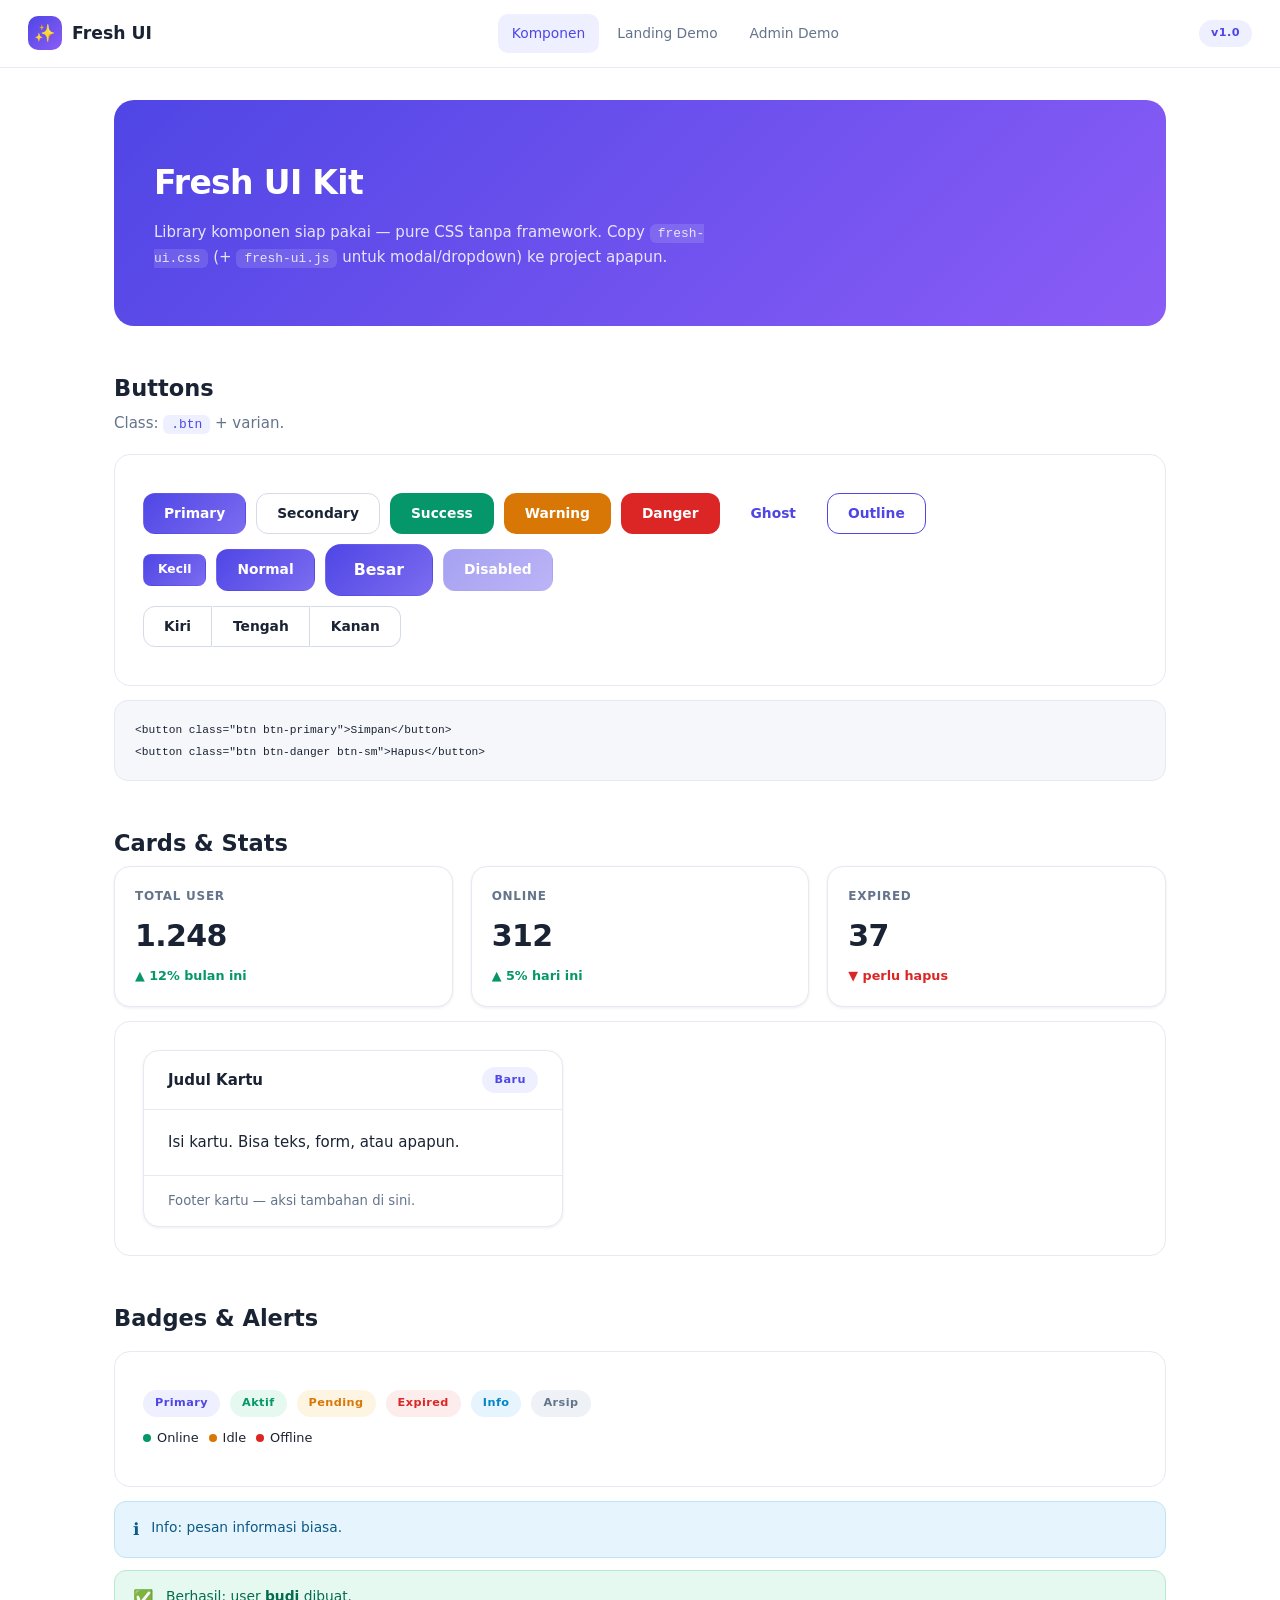
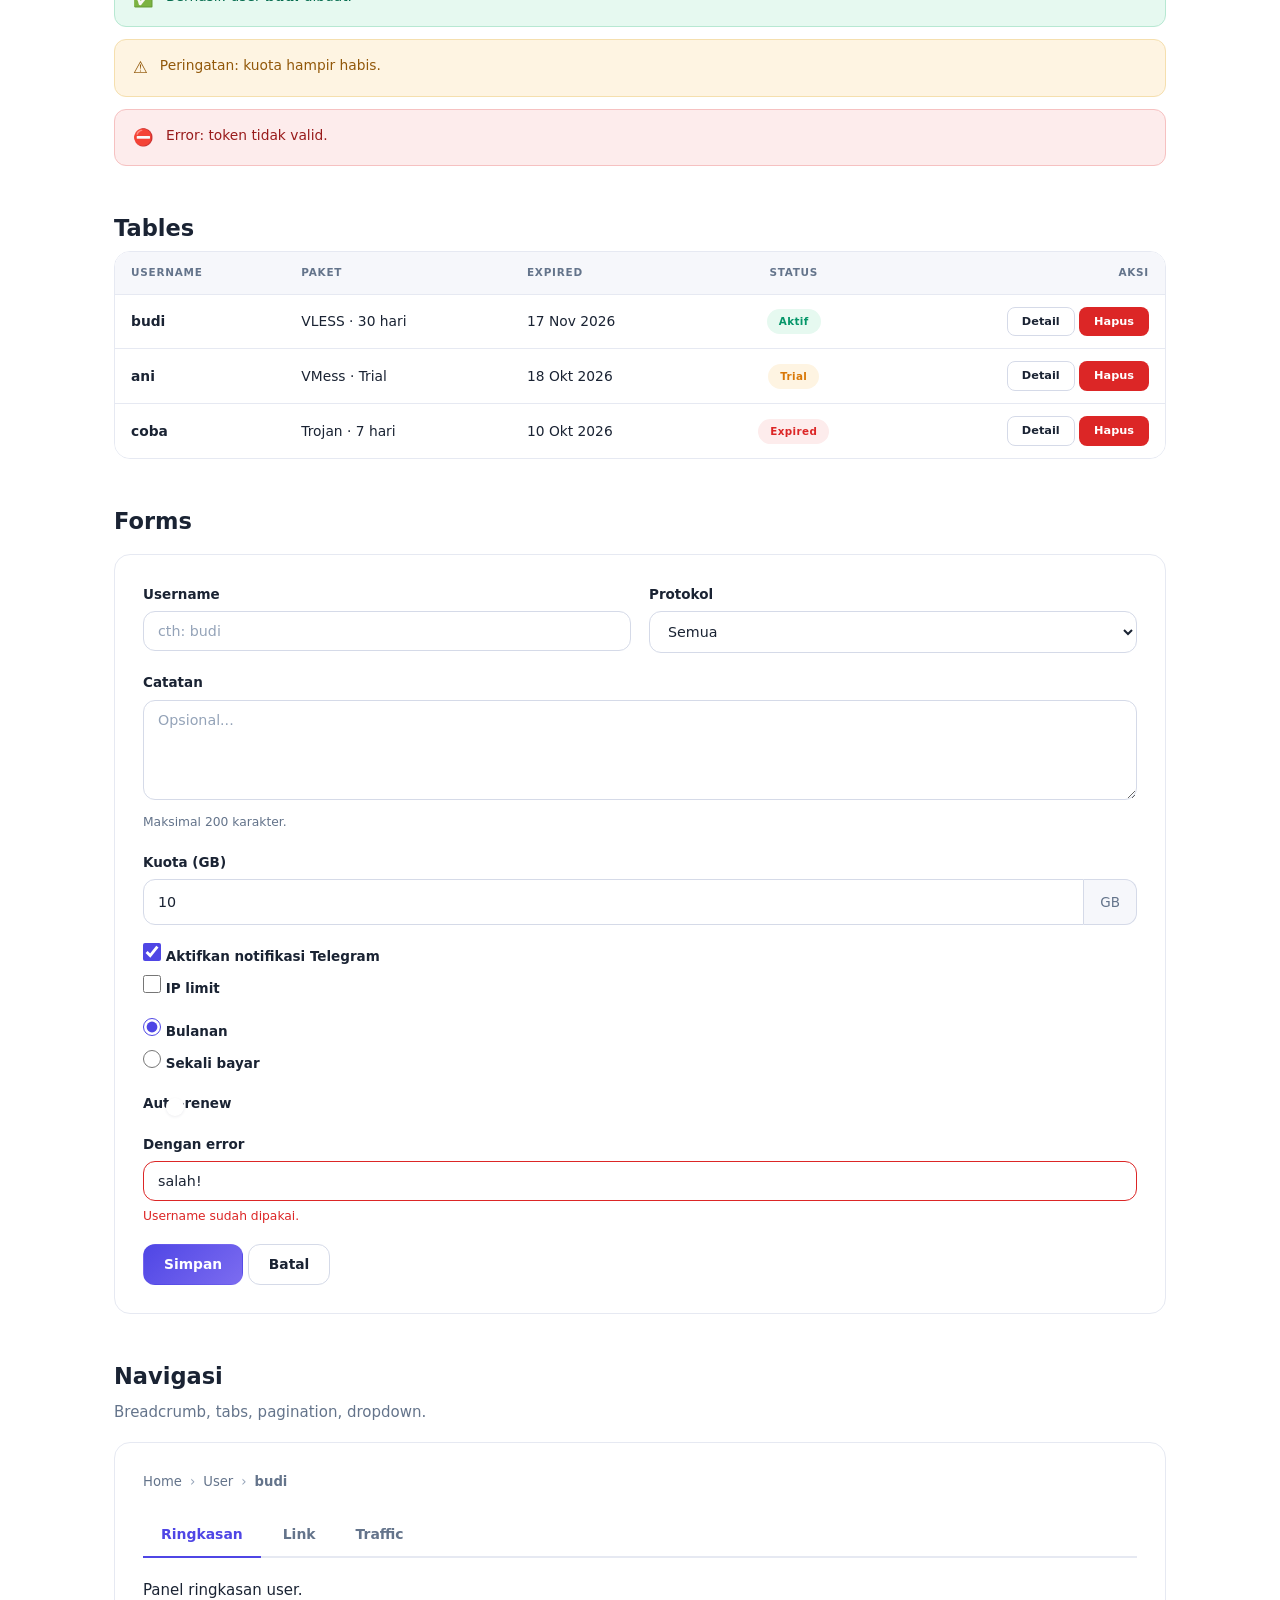
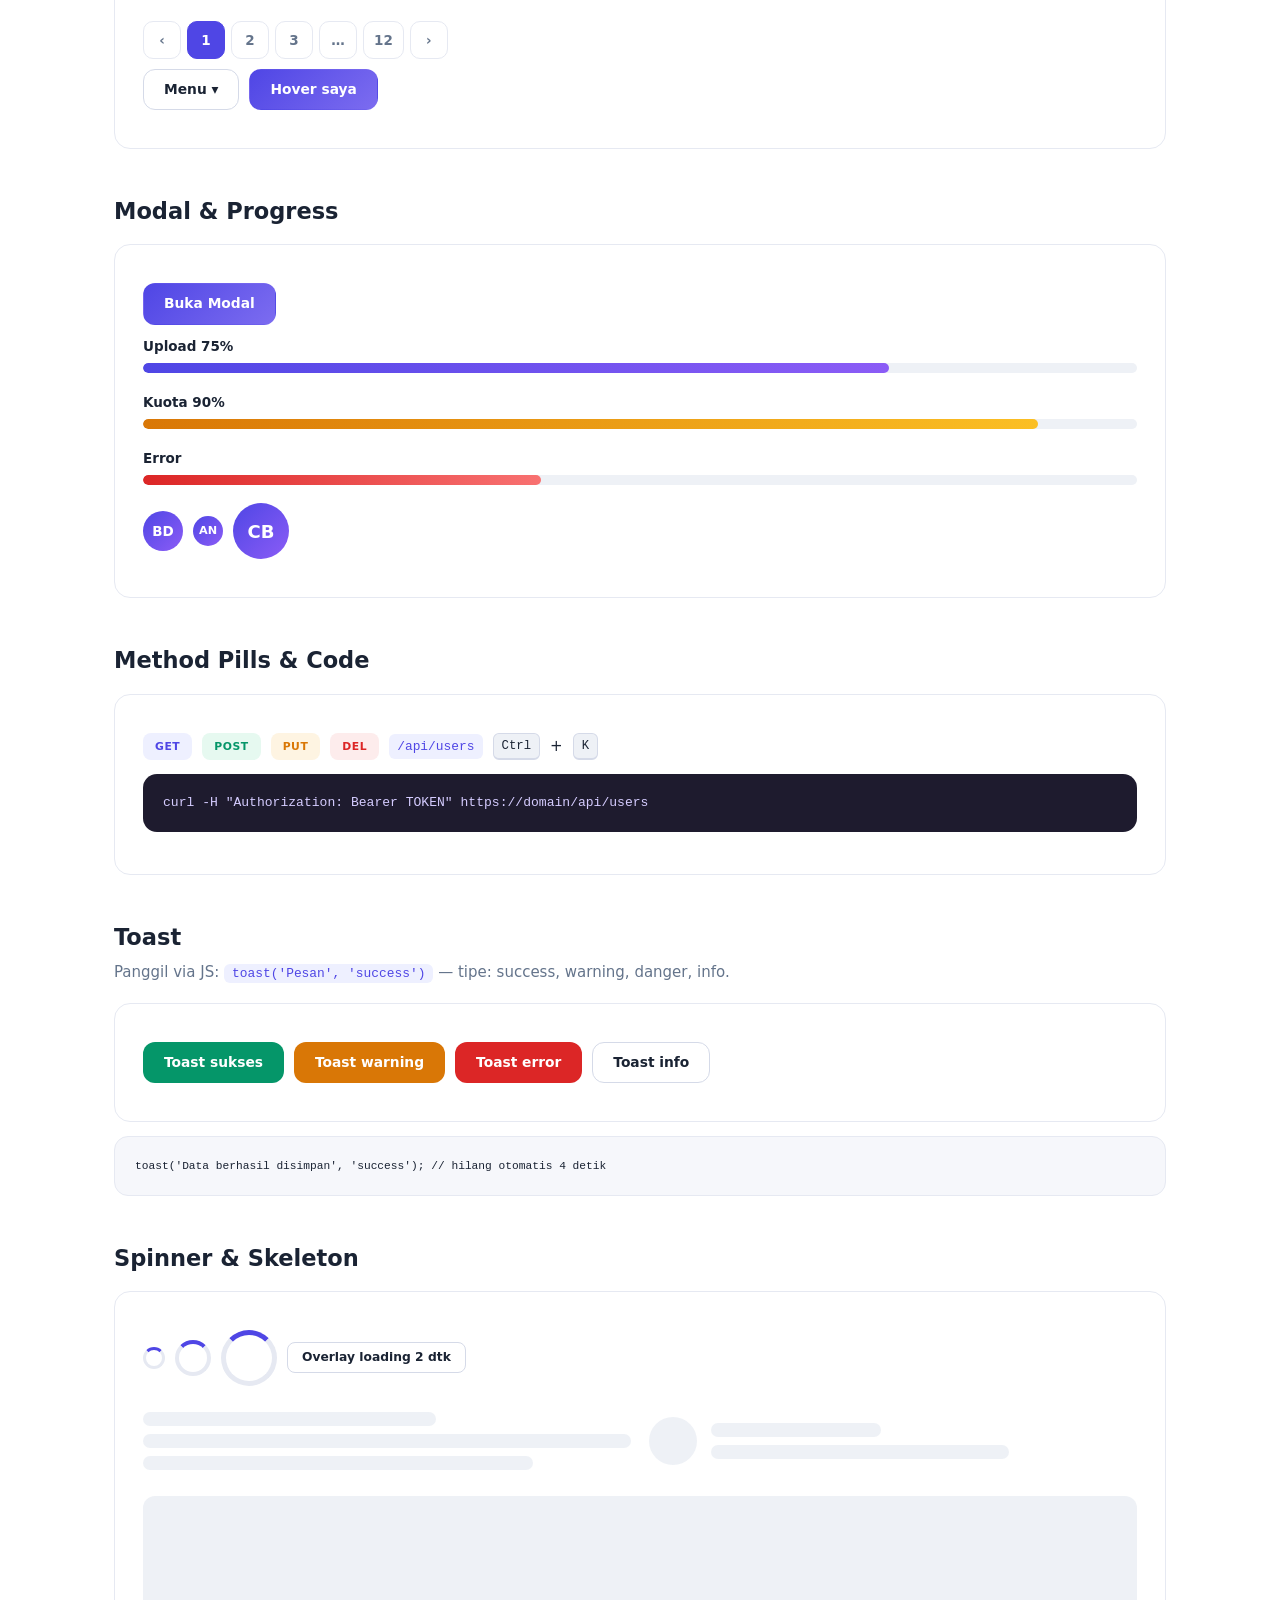
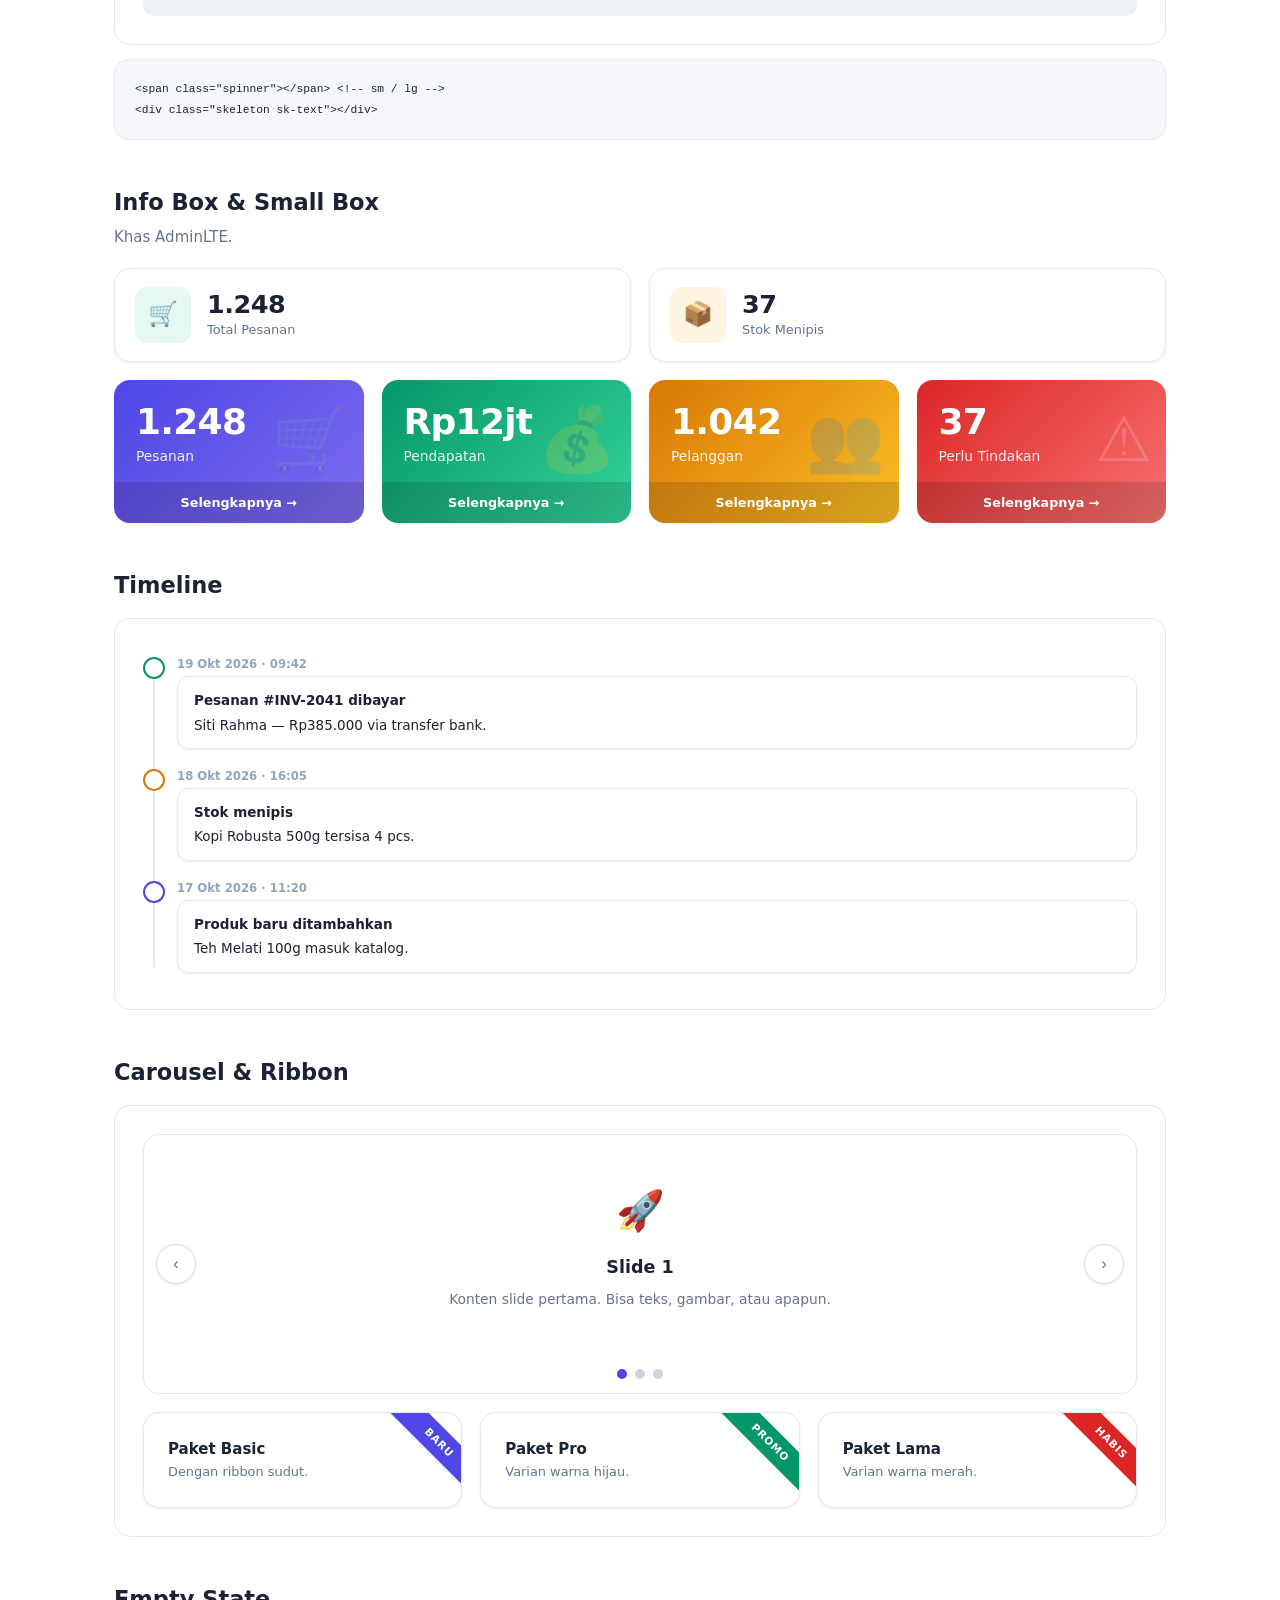
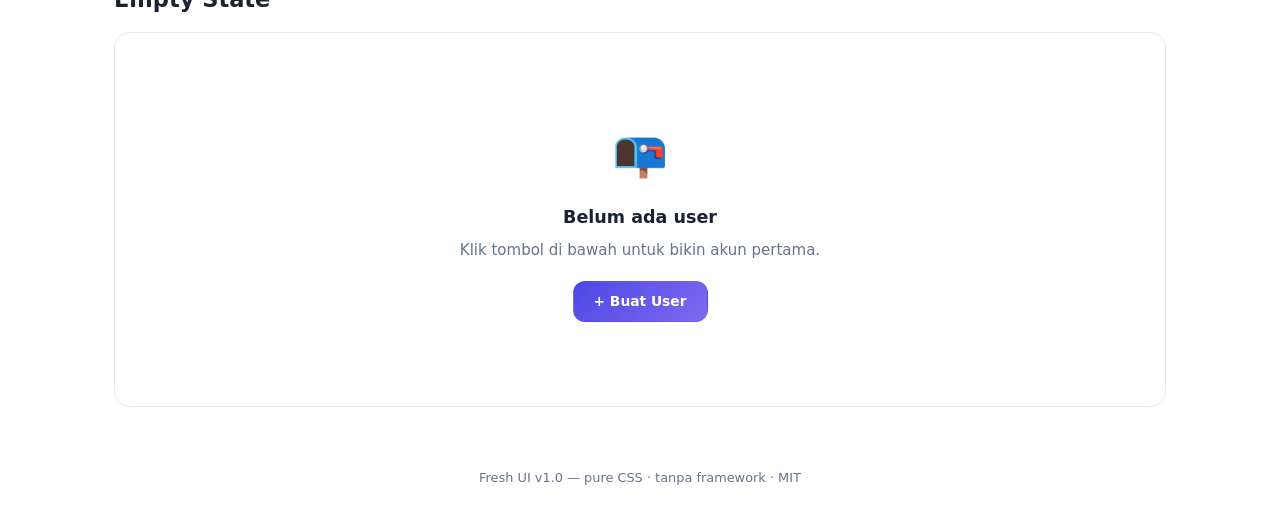
<file: index.html>
<!DOCTYPE html>
<html lang="id">
<head>
<meta charset="UTF-8">
<meta name="viewport" content="width=device-width, initial-scale=1.0">
<title>Fresh UI — Component Library</title>
<link rel="stylesheet" href="css/fresh-ui.css">
<style>
.demo-sec{margin:44px 0}.demo-sec>h2{margin-bottom:4px}.demo-sec>.desc{color:var(--muted);margin-bottom:18px}
.show{background:#fff;border:1px solid var(--line);border-radius:16px;padding:28px;margin:14px 0}
.show .row{display:flex;gap:10px;flex-wrap:wrap;align-items:center;margin:10px 0}
.hero-demo{background:linear-gradient(135deg,#4f46e5,#8b5cf6);color:#fff;border-radius:20px;padding:56px 40px;margin:32px 0}
.hero-demo h1{font-size:2.2em;letter-spacing:-.02em;margin-bottom:10px}
.hero-demo p{opacity:.85;max-width:560px}
.hero-demo code{background:rgba(255,255,255,.15);color:#fff}
pre.usage{background:#f6f7fb;color:#1a2333;border:1px solid var(--line)}
pre.usage code{color:#1a2333}
</style>
</head>
<body>

<div class="topbar">
  <div class="brand"><span>✨</span> Fresh UI</div>
  <nav><a href="index.html" class="active">Komponen</a><a href="landing-demo.html">Landing Demo</a><a href="admin-demo.html">Admin Demo</a></nav>
  <span class="badge badge-primary">v1.0</span>
</div>

<div class="wrap">
  <div class="hero-demo">
    <h1>Fresh UI Kit</h1>
    <p>Library komponen siap pakai — pure CSS tanpa framework. Copy <code>fresh-ui.css</code> (+ <code>fresh-ui.js</code> untuk modal/dropdown) ke project apapun.</p>
  </div>

  <div class="demo-sec" id="buttons">
    <h2>Buttons</h2><p class="desc">Class: <code>.btn</code> + varian.</p>
    <div class="show"><div class="row">
      <button class="btn btn-primary">Primary</button>
      <button class="btn btn-secondary">Secondary</button>
      <button class="btn btn-success">Success</button>
      <button class="btn btn-warning">Warning</button>
      <button class="btn btn-danger">Danger</button>
      <button class="btn btn-ghost">Ghost</button>
      <button class="btn btn-outline">Outline</button>
    </div><div class="row">
      <button class="btn btn-primary btn-sm">Kecil</button>
      <button class="btn btn-primary">Normal</button>
      <button class="btn btn-primary btn-lg">Besar</button>
      <button class="btn btn-primary" disabled>Disabled</button>
    </div><div class="row">
      <div class="btn-group">
        <button class="btn btn-secondary">Kiri</button>
        <button class="btn btn-secondary">Tengah</button>
        <button class="btn btn-secondary">Kanan</button>
      </div>
    </div></div>
    <pre class="usage"><code>&lt;button class="btn btn-primary"&gt;Simpan&lt;/button&gt;
&lt;button class="btn btn-danger btn-sm"&gt;Hapus&lt;/button&gt;</code></pre>
  </div>

  <div class="demo-sec">
    <h2>Cards &amp; Stats</h2>
    <div class="grid c3">
      <div class="stat-card"><div class="lbl">Total User</div><div class="val">1.248</div><div class="delta up">▲ 12% bulan ini</div></div>
      <div class="stat-card"><div class="lbl">Online</div><div class="val">312</div><div class="delta up">▲ 5% hari ini</div></div>
      <div class="stat-card"><div class="lbl">Expired</div><div class="val">37</div><div class="delta down">▼ perlu hapus</div></div>
    </div>
    <div class="show mt"><div class="card" style="max-width:420px">
      <div class="card-head">Judul Kartu <span class="badge badge-primary">Baru</span></div>
      Isi kartu. Bisa teks, form, atau apapun.
      <div class="card-foot">Footer kartu — aksi tambahan di sini.</div>
    </div></div>
  </div>

  <div class="demo-sec">
    <h2>Badges &amp; Alerts</h2>
    <div class="show"><div class="row">
      <span class="badge badge-primary">Primary</span><span class="badge badge-success">Aktif</span>
      <span class="badge badge-warning">Pending</span><span class="badge badge-danger">Expired</span>
      <span class="badge badge-info">Info</span><span class="badge badge-gray">Arsip</span>
    </div><div class="row">
      <span class="small"><span class="dot dot-ok"></span>Online</span>
      <span class="small"><span class="dot dot-warn"></span>Idle</span>
      <span class="small"><span class="dot dot-bad"></span>Offline</span>
    </div></div>
    <div class="alert alert-info"><span class="ic">ℹ️</span><div>Info: pesan informasi biasa.</div></div>
    <div class="alert alert-success"><span class="ic">✅</span><div>Berhasil: user <b>budi</b> dibuat.</div></div>
    <div class="alert alert-warning"><span class="ic">⚠️</span><div>Peringatan: kuota hampir habis.</div></div>
    <div class="alert alert-danger"><span class="ic">⛔</span><div>Error: token tidak valid.</div></div>
  </div>

  <div class="demo-sec">
    <h2>Tables</h2>
    <div class="tbl-wrap"><table class="tbl tbl-hover">
      <tr><th>Username</th><th>Paket</th><th>Expired</th><th class="c">Status</th><th class="r">Aksi</th></tr>
      <tr><td><b>budi</b></td><td>VLESS · 30 hari</td><td>17 Nov 2026</td><td class="c"><span class="badge badge-success">Aktif</span></td><td class="r"><button class="btn btn-secondary btn-sm">Detail</button> <button class="btn btn-danger btn-sm">Hapus</button></td></tr>
      <tr><td><b>ani</b></td><td>VMess · Trial</td><td>18 Okt 2026</td><td class="c"><span class="badge badge-warning">Trial</span></td><td class="r"><button class="btn btn-secondary btn-sm">Detail</button> <button class="btn btn-danger btn-sm">Hapus</button></td></tr>
      <tr><td><b>coba</b></td><td>Trojan · 7 hari</td><td>10 Okt 2026</td><td class="c"><span class="badge badge-danger">Expired</span></td><td class="r"><button class="btn btn-secondary btn-sm">Detail</button> <button class="btn btn-danger btn-sm">Hapus</button></td></tr>
    </table></div>
  </div>

  <div class="demo-sec" id="forms">
    <h2>Forms</h2>
    <div class="show"><div class="grid c2">
      <div class="field"><label>Username</label><input class="input" placeholder="cth: budi"></div>
      <div class="field"><label>Protokol</label><select class="input"><option>Semua</option><option>VMess</option><option>VLESS</option><option>Trojan</option></select></div>
    </div>
    <div class="field"><label>Catatan</label><textarea class="input" placeholder="Opsional..."></textarea><div class="hint">Maksimal 200 karakter.</div></div>
    <div class="field"><label>Kuota (GB)</label><div class="input-group"><input class="input" type="number" value="10"><span class="addon">GB</span></div></div>
    <div class="field"><label class="check"><input type="checkbox" checked> Aktifkan notifikasi Telegram</label><label class="check"><input type="checkbox"> IP limit</label></div>
    <div class="field"><label class="radio"><input type="radio" name="r" checked> Bulanan</label><label class="radio"><input type="radio" name="r"> Sekali bayar</label></div>
    <div class="field"><label class="toggle"><input type="checkbox" checked><span class="tk"></span> Auto-renew</label></div>
    <div class="field"><label>Dengan error</label><input class="input input-err" value="salah!"><div class="err-msg">Username sudah dipakai.</div></div>
    <button class="btn btn-primary">Simpan</button> <button class="btn btn-secondary">Batal</button></div>
  </div>

  <div class="demo-sec" id="nav">
    <h2>Navigasi</h2>
    <p class="desc">Breadcrumb, tabs, pagination, dropdown.</p>
    <div class="show">
      <div class="crumbs"><a href="#">Home</a><span class="sep">›</span><a href="#">User</a><span class="sep">›</span><b>budi</b></div>
      <div data-tabs>
        <div class="tabs"><a href="#" data-tab="a" class="active">Ringkasan</a><a href="#" data-tab="b">Link</a><a href="#" data-tab="c">Traffic</a></div>
        <div data-tab-panel="a">Panel ringkasan user.</div>
        <div data-tab-panel="b" style="display:none">Panel daftar link.</div>
        <div data-tab-panel="c" style="display:none">Panel grafik traffic.</div>
      </div>
      <div class="pager"><a href="#">‹</a><a href="#" class="cur">1</a><a href="#">2</a><a href="#">3</a><span>…</span><a href="#">12</a><a href="#">›</a></div>
      <div class="row"><div class="dd">
        <button class="btn btn-secondary" data-dd-toggle>Menu ▾</button>
        <div class="dd-menu"><a href="#">Edit</a><a href="#">Duplikat</a><div class="div"></div><a href="#" style="color:var(--danger)">Hapus</a></div>
      </div>
      <button class="btn btn-primary" tip="Tooltip CSS murni!">Hover saya</button></div>
    </div>
  </div>

  <div class="demo-sec">
    <h2>Modal &amp; Progress</h2>
    <div class="show"><div class="row">
      <button class="btn btn-primary" data-modal-target="#demoModal">Buka Modal</button>
    </div>
    <div class="field"><label>Upload 75%</label><div class="prog"><i style="width:75%"></i></div></div>
    <div class="field"><label>Kuota 90%</label><div class="prog warn"><i style="width:90%"></i></div></div>
    <div class="field"><label>Error</label><div class="prog bad"><i style="width:40%"></i></div></div>
    <div class="row"><div class="avatar">BD</div><div class="avatar sm">AN</div><div class="avatar lg">CB</div></div>
    </div>
  </div>

  <div class="demo-sec">
    <h2>Method Pills &amp; Code</h2>
    <div class="show"><div class="row">
      <span class="m get">GET</span><span class="m post">POST</span><span class="m put">PUT</span><span class="m del">DEL</span>
      <code>/api/users</code> <kbd>Ctrl</kbd> + <kbd>K</kbd>
    </div>
    <pre>curl -H "Authorization: Bearer TOKEN" https://domain/api/users</pre></div>
  </div>

  <div class="demo-sec">
    <h2>Toast</h2>
    <p class="desc">Panggil via JS: <code>toast('Pesan', 'success')</code> — tipe: success, warning, danger, info.</p>
    <div class="show"><div class="row">
      <button class="btn btn-success" onclick="toast('Data berhasil disimpan', 'success')">Toast sukses</button>
      <button class="btn btn-warning" onclick="toast('Stok hampir habis', 'warning')">Toast warning</button>
      <button class="btn btn-danger" onclick="toast('Gagal menghapus data', 'danger')">Toast error</button>
      <button class="btn btn-secondary" onclick="toast('Ini info biasa', 'info')">Toast info</button>
    </div></div>
    <pre class="usage"><code>toast('Data berhasil disimpan', 'success'); // hilang otomatis 4 detik</code></pre>
  </div>

  <div class="demo-sec">
    <h2>Spinner &amp; Skeleton</h2>
    <div class="show">
      <div class="row"><span class="spinner sm"></span><span class="spinner"></span><span class="spinner lg"></span>
        <button class="btn btn-secondary btn-sm" id="btnOverlay">Overlay loading 2 dtk</button></div>
      <div class="grid c2 mt">
        <div><div class="skeleton sk-text" style="width:60%"></div><div class="skeleton sk-text"></div><div class="skeleton sk-text" style="width:80%"></div></div>
        <div style="display:flex;gap:14px;align-items:center"><div class="skeleton sk-circle"></div><div style="flex:1"><div class="skeleton sk-text" style="width:40%"></div><div class="skeleton sk-text" style="width:70%"></div></div></div>
      </div>
      <div class="skeleton sk-block mt"></div>
    </div>
    <pre class="usage"><code>&lt;span class="spinner"&gt;&lt;/span&gt; &lt;!-- sm / lg --&gt;
&lt;div class="skeleton sk-text"&gt;&lt;/div&gt;</code></pre>
  </div>

  <div class="demo-sec">
    <h2>Info Box &amp; Small Box</h2>
    <p class="desc">Khas AdminLTE.</p>
    <div class="grid c2">
      <div class="info-box"><div class="ib-ic ok">🛒</div><div><div class="ib-num">1.248</div><div class="ib-lbl">Total Pesanan</div></div></div>
      <div class="info-box"><div class="ib-ic warn">📦</div><div><div class="ib-num">37</div><div class="ib-lbl">Stok Menipis</div></div></div>
    </div>
    <div class="grid c4 mt">
      <div class="small-box"><div class="sb-ic">🛒</div><div class="sb-num">1.248</div><div class="sb-lbl">Pesanan</div><a href="#" class="sb-more">Selengkapnya →</a></div>
      <div class="small-box ok"><div class="sb-ic">💰</div><div class="sb-num">Rp12jt</div><div class="sb-lbl">Pendapatan</div><a href="#" class="sb-more">Selengkapnya →</a></div>
      <div class="small-box warn"><div class="sb-ic">👥</div><div class="sb-num">1.042</div><div class="sb-lbl">Pelanggan</div><a href="#" class="sb-more">Selengkapnya →</a></div>
      <div class="small-box bad"><div class="sb-ic">⚠️</div><div class="sb-num">37</div><div class="sb-lbl">Perlu Tindakan</div><a href="#" class="sb-more">Selengkapnya →</a></div>
    </div>
  </div>

  <div class="demo-sec">
    <h2>Timeline</h2>
    <div class="show"><div class="timeline">
      <div class="tl-item"><span class="tl-dot ok"></span><div class="tl-date">19 Okt 2026 · 09:42</div><div class="tl-card"><b>Pesanan #INV-2041 dibayar</b>Siti Rahma — Rp385.000 via transfer bank.</div></div>
      <div class="tl-item"><span class="tl-dot warn"></span><div class="tl-date">18 Okt 2026 · 16:05</div><div class="tl-card"><b>Stok menipis</b>Kopi Robusta 500g tersisa 4 pcs.</div></div>
      <div class="tl-item"><span class="tl-dot"></span><div class="tl-date">17 Okt 2026 · 11:20</div><div class="tl-card"><b>Produk baru ditambahkan</b>Teh Melati 100g masuk katalog.</div></div>
    </div></div>
  </div>

  <div class="demo-sec">
    <h2>Carousel &amp; Ribbon</h2>
    <div class="show">
      <div class="carousel" data-carousel>
        <div class="car-track">
          <div class="car-slide"><div class="ic">🚀</div><h3>Slide 1</h3><p>Konten slide pertama. Bisa teks, gambar, atau apapun.</p></div>
          <div class="car-slide"><div class="ic">✨</div><h3>Slide 2</h3><p>Geser dengan tombol panah atau klik dots di bawah.</p></div>
          <div class="car-slide"><div class="ic">🎉</div><h3>Slide 3</h3><p>Animasi transisi halus, tanpa library tambahan.</p></div>
        </div>
        <button class="car-btn car-prev" aria-label="Sebelumnya">‹</button>
        <button class="car-btn car-next" aria-label="Berikutnya">›</button>
        <div class="car-dots"><button aria-label="Slide 1"></button><button aria-label="Slide 2"></button><button aria-label="Slide 3"></button></div>
      </div>
      <div class="grid c3 mt">
        <div class="card has-ribbon"><span class="ribbon">Baru</span><b>Paket Basic</b><p class="muted small">Dengan ribbon sudut.</p></div>
        <div class="card has-ribbon"><span class="ribbon ok">Promo</span><b>Paket Pro</b><p class="muted small">Varian warna hijau.</p></div>
        <div class="card has-ribbon"><span class="ribbon bad">Habis</span><b>Paket Lama</b><p class="muted small">Varian warna merah.</p></div>
      </div>
    </div>
  </div>

  <div class="demo-sec">
    <h2>Empty State</h2>
    <div class="show"><div class="empty"><div class="ic">📭</div><h3>Belum ada user</h3><p>Klik tombol di bawah untuk bikin akun pertama.</p><p class="mt"><button class="btn btn-primary">+ Buat User</button></p></div></div>
  </div>

  <footer style="margin:60px 0 40px;text-align:center;color:var(--muted)" class="small">
    Fresh UI v1.0 — pure CSS · tanpa framework · MIT
  </footer>
</div>

<div class="spinner-overlay" id="demoOverlay"><span class="spinner lg"></span>Memuat data…</div>

<div class="modal-ov" id="demoModal">
  <div class="modal">
    <div class="modal-head">Hapus user? <button class="modal-x">×</button></div>
    <div class="modal-body">User <b>budi</b> akan dihapus dari semua inbound dan tidak bisa dikembalikan.</div>
    <div class="modal-foot"><button class="btn btn-secondary modal-x">Batal</button><button class="btn btn-danger">Ya, hapus</button></div>
  </div>
</div>

<script src="fresh-ui.js"></script>
<script>
// Demo overlay loading
document.getElementById('btnOverlay').addEventListener('click', function(){
  var ov = document.getElementById('demoOverlay');
  ov.classList.add('open');
  setTimeout(function(){ ov.classList.remove('open'); }, 2000);
});
</script>
</body>
</html>
</file>
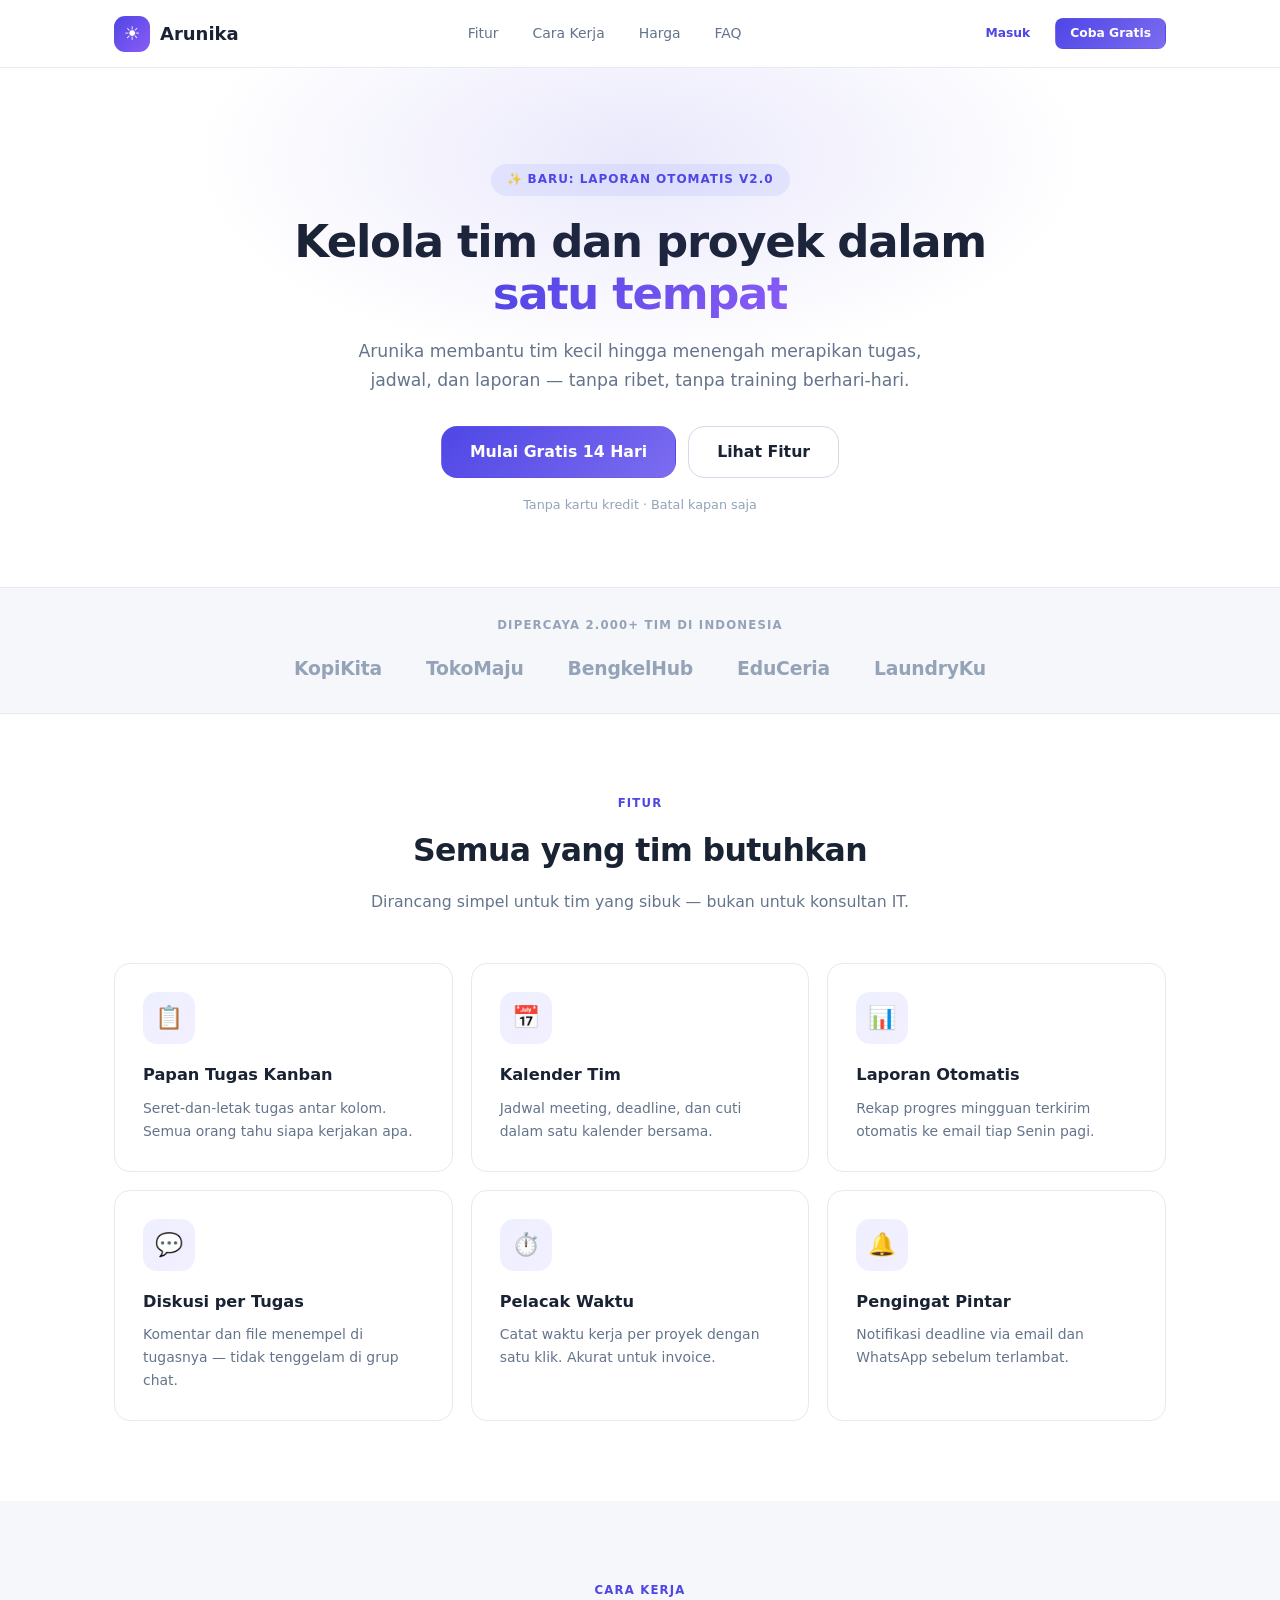
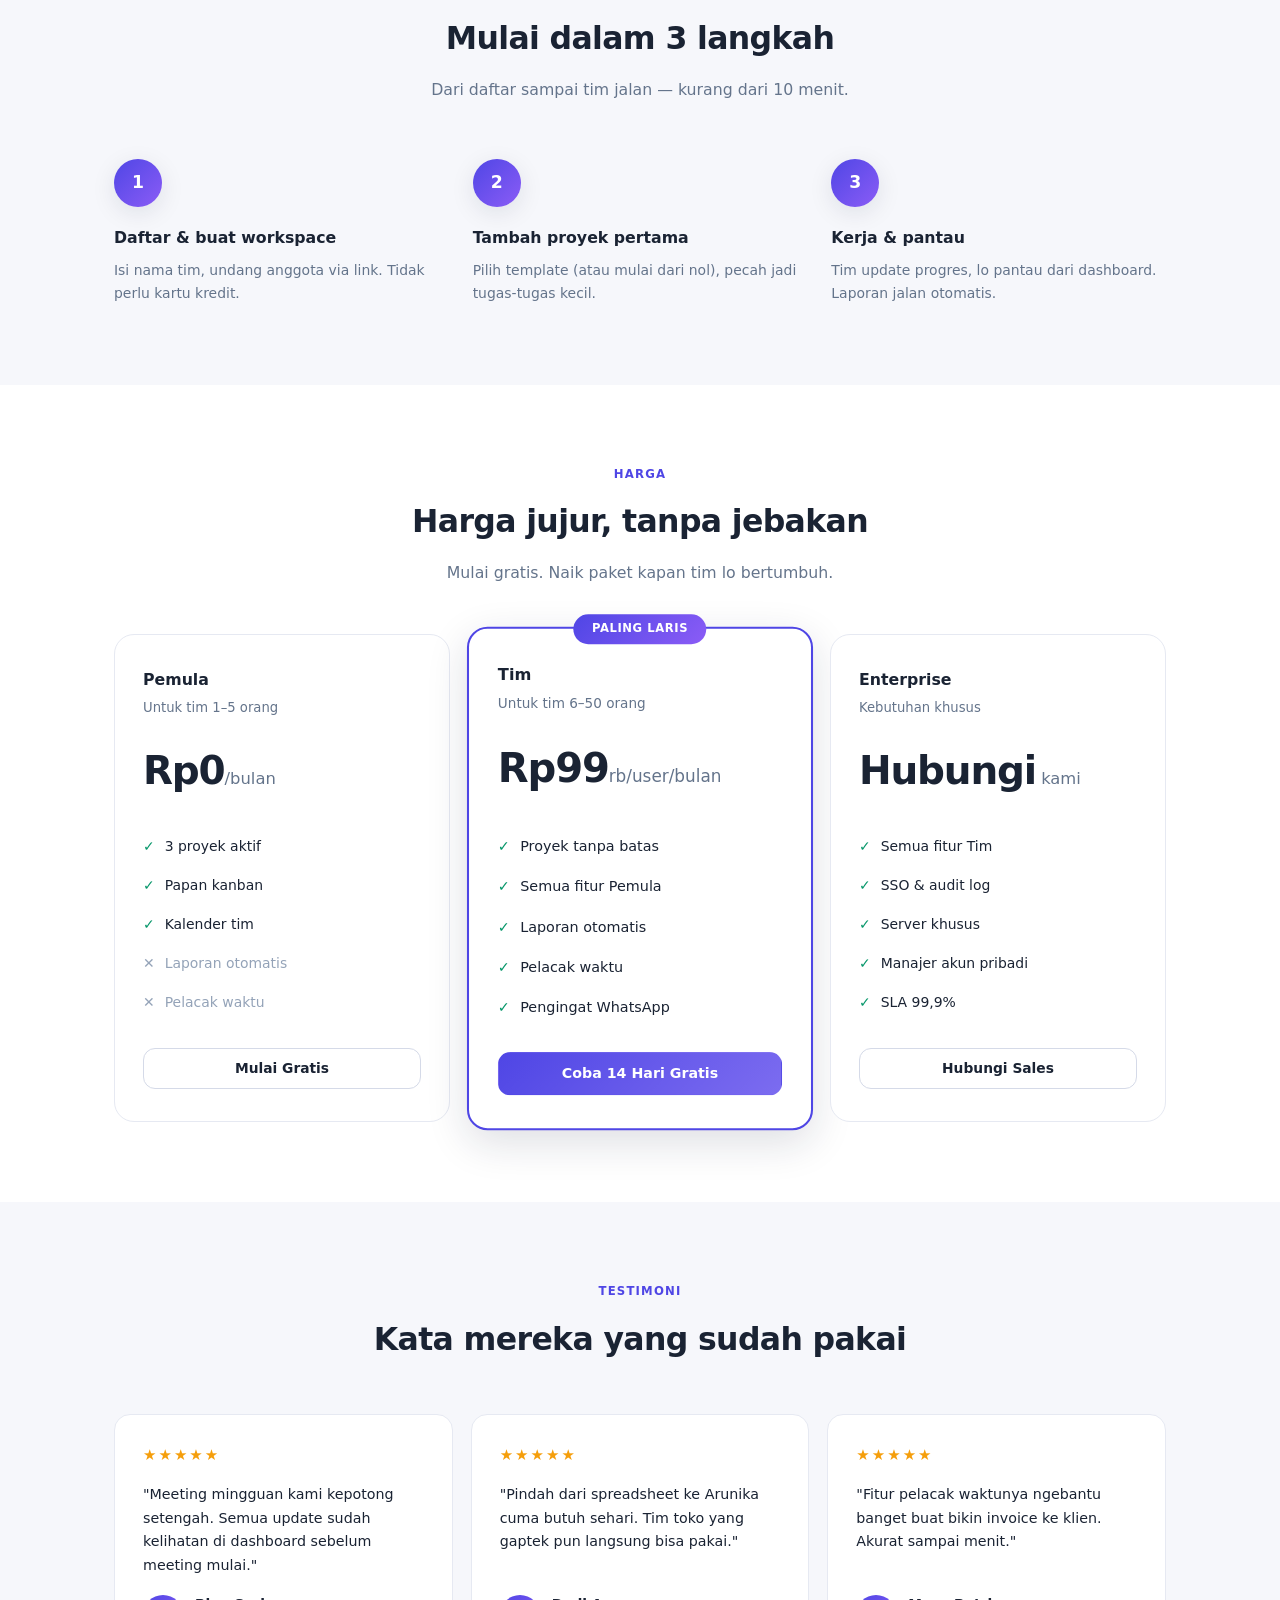
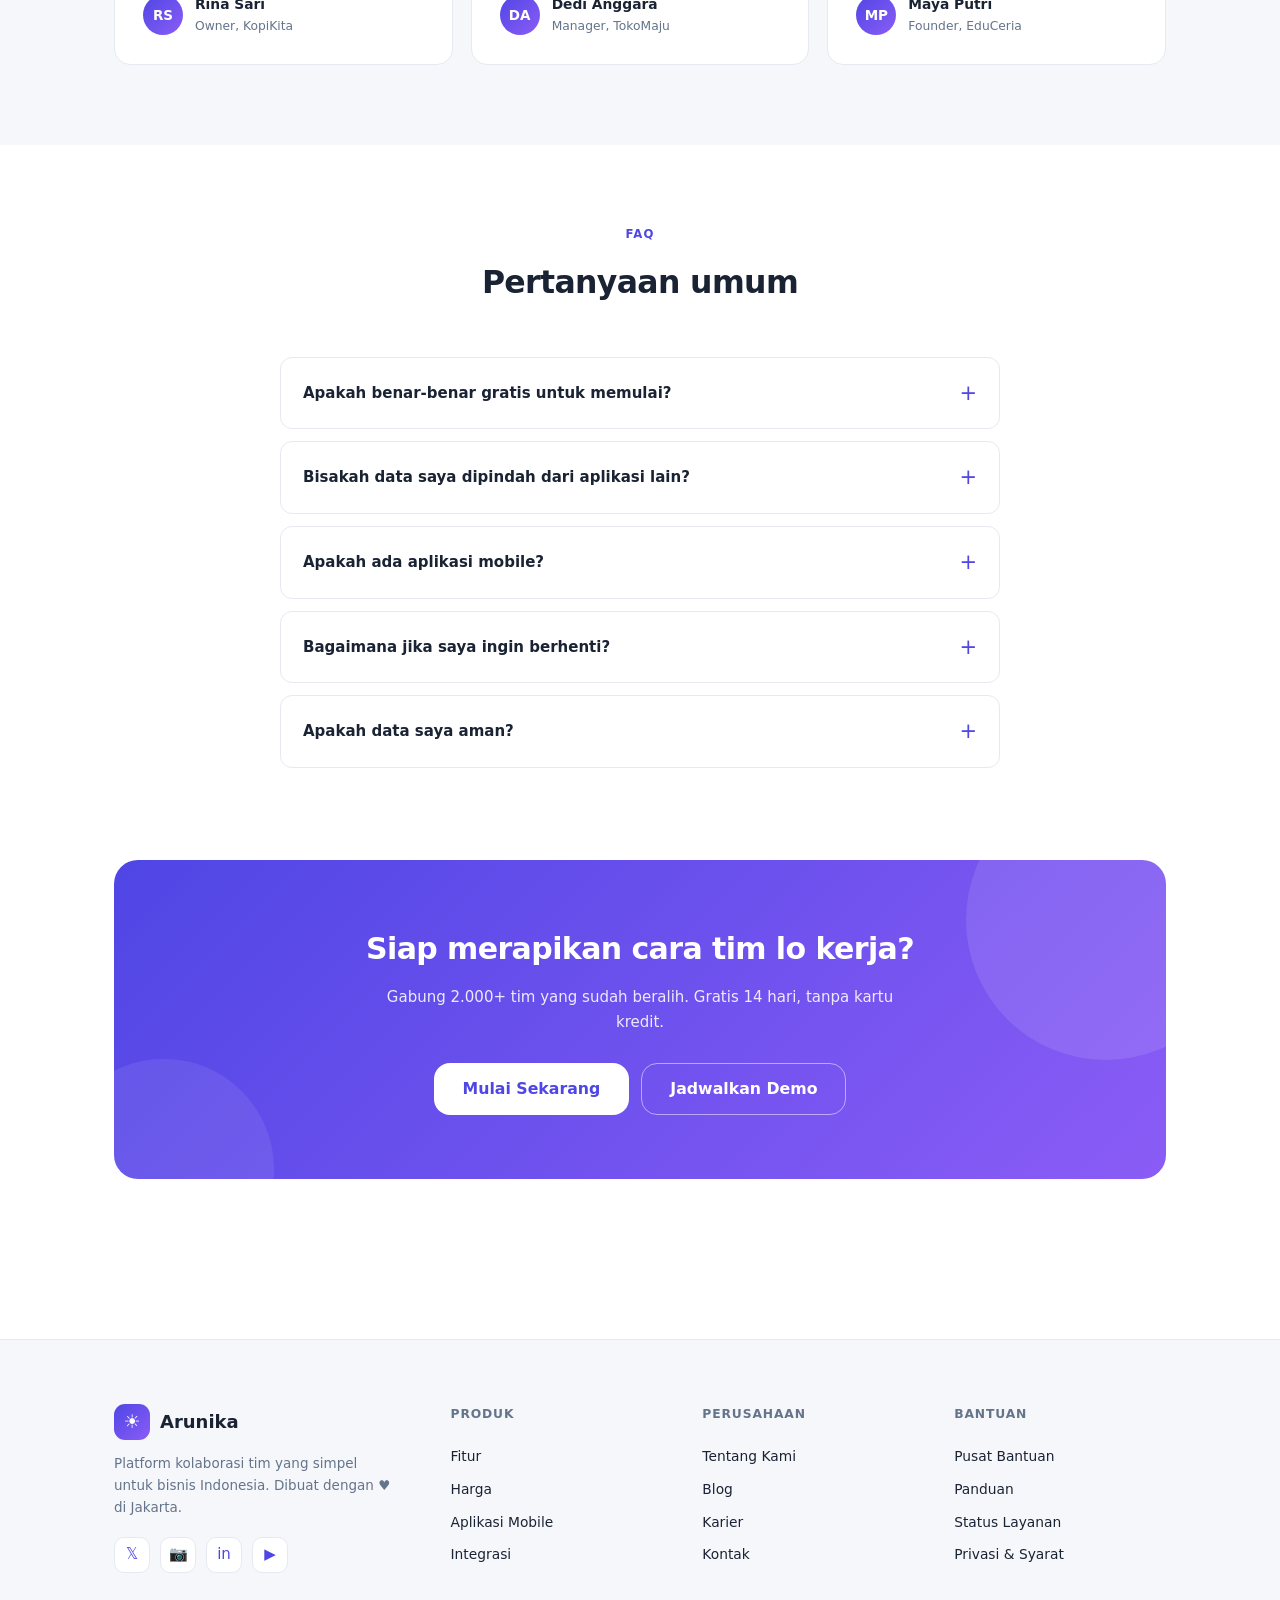
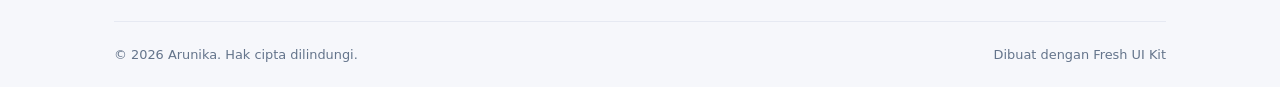
<file: landing-demo.html>
<!DOCTYPE html>
<html lang="id">
<head>
<meta charset="UTF-8">
<meta name="viewport" content="width=device-width, initial-scale=1.0">
<title>Arunika — Kelola Tim Lebih Rapi</title>
<link rel="stylesheet" href="css/fresh-ui.css">
</head>
<body>

<!-- NAVBAR -->
<header class="nav-public">
  <div class="wrap">
    <a href="#" class="nav-brand"><span class="logo-mark">☀️</span> Arunika</a>
    <nav class="nav-links">
      <a href="#fitur">Fitur</a>
      <a href="#cara">Cara Kerja</a>
      <a href="#harga">Harga</a>
      <a href="#faq">FAQ</a>
    </nav>
    <div style="display:flex;gap:10px;align-items:center">
      <a href="#" class="btn btn-ghost btn-sm">Masuk</a>
      <a href="#harga" class="btn btn-primary btn-sm">Coba Gratis</a>
    </div>
  </div>
</header>

<!-- HERO -->
<section class="hero">
  <div class="wrap">
    <span class="hero-kicker">✨ Baru: Laporan otomatis v2.0</span>
    <h1>Kelola tim dan proyek dalam <span class="grad">satu tempat</span></h1>
    <p class="sub">Arunika membantu tim kecil hingga menengah merapikan tugas, jadwal, dan laporan — tanpa ribet, tanpa training berhari-hari.</p>
    <div class="hero-cta">
      <a href="#harga" class="btn btn-primary btn-lg">Mulai Gratis 14 Hari</a>
      <a href="#fitur" class="btn btn-secondary btn-lg">Lihat Fitur</a>
    </div>
    <p class="hero-note">Tanpa kartu kredit · Batal kapan saja</p>
  </div>
</section>

<!-- LOGOS -->
<div class="logo-strip">
  <div class="wrap">
    <div class="lbl">Dipercaya 2.000+ tim di Indonesia</div>
    <div class="logo-row">
      <span class="lg">KopiKita</span><span class="lg">TokoMaju</span><span class="lg">BengkelHub</span><span class="lg">EduCeria</span><span class="lg">LaundryKu</span>
    </div>
  </div>
</div>

<!-- FEATURES -->
<section class="sec" id="fitur">
  <div class="wrap">
    <div class="sec-head">
      <div class="sec-kicker">Fitur</div>
      <h2>Semua yang tim butuhkan</h2>
      <p>Dirancang simpel untuk tim yang sibuk — bukan untuk konsultan IT.</p>
    </div>
    <div class="grid c3">
      <div class="feature-card"><div class="feature-ic">📋</div><h3>Papan Tugas Kanban</h3><p>Seret-dan-letak tugas antar kolom. Semua orang tahu siapa kerjakan apa.</p></div>
      <div class="feature-card"><div class="feature-ic">📅</div><h3>Kalender Tim</h3><p>Jadwal meeting, deadline, dan cuti dalam satu kalender bersama.</p></div>
      <div class="feature-card"><div class="feature-ic">📊</div><h3>Laporan Otomatis</h3><p>Rekap progres mingguan terkirim otomatis ke email tiap Senin pagi.</p></div>
      <div class="feature-card"><div class="feature-ic">💬</div><h3>Diskusi per Tugas</h3><p>Komentar dan file menempel di tugasnya — tidak tenggelam di grup chat.</p></div>
      <div class="feature-card"><div class="feature-ic">⏱️</div><h3>Pelacak Waktu</h3><p>Catat waktu kerja per proyek dengan satu klik. Akurat untuk invoice.</p></div>
      <div class="feature-card"><div class="feature-ic">🔔</div><h3>Pengingat Pintar</h3><p>Notifikasi deadline via email dan WhatsApp sebelum terlambat.</p></div>
    </div>
  </div>
</section>

<!-- STEPS -->
<section class="sec" id="cara" style="background:var(--bg-soft)">
  <div class="wrap">
    <div class="sec-head">
      <div class="sec-kicker">Cara Kerja</div>
      <h2>Mulai dalam 3 langkah</h2>
      <p>Dari daftar sampai tim jalan — kurang dari 10 menit.</p>
    </div>
    <div class="steps">
      <div class="step"><div class="step-num">1</div><h3>Daftar &amp; buat workspace</h3><p>Isi nama tim, undang anggota via link. Tidak perlu kartu kredit.</p></div>
      <div class="step"><div class="step-num">2</div><h3>Tambah proyek pertama</h3><p>Pilih template (atau mulai dari nol), pecah jadi tugas-tugas kecil.</p></div>
      <div class="step"><div class="step-num">3</div><h3>Kerja &amp; pantau</h3><p>Tim update progres, lo pantau dari dashboard. Laporan jalan otomatis.</p></div>
    </div>
  </div>
</section>

<!-- PRICING -->
<section class="sec" id="harga">
  <div class="wrap">
    <div class="sec-head">
      <div class="sec-kicker">Harga</div>
      <h2>Harga jujur, tanpa jebakan</h2>
      <p>Mulai gratis. Naik paket kapan tim lo bertumbuh.</p>
    </div>
    <div class="pricing">
      <div class="price-card">
        <div class="tname">Pemula</div><div class="tdesc">Untuk tim 1–5 orang</div>
        <div class="tprice">Rp0<small>/bulan</small></div>
        <ul class="price-feats">
          <li>3 proyek aktif</li><li>Papan kanban</li><li>Kalender tim</li>
          <li class="off">Laporan otomatis</li><li class="off">Pelacak waktu</li>
        </ul>
        <a href="#" class="btn btn-secondary btn-block">Mulai Gratis</a>
      </div>
      <div class="price-card price-featured">
        <div class="price-tag">Paling Laris</div>
        <div class="tname">Tim</div><div class="tdesc">Untuk tim 6–50 orang</div>
        <div class="tprice">Rp99<small>rb/user/bulan</small></div>
        <ul class="price-feats">
          <li>Proyek tanpa batas</li><li>Semua fitur Pemula</li><li>Laporan otomatis</li>
          <li>Pelacak waktu</li><li>Pengingat WhatsApp</li>
        </ul>
        <a href="#" class="btn btn-primary btn-block">Coba 14 Hari Gratis</a>
      </div>
      <div class="price-card">
        <div class="tname">Enterprise</div><div class="tdesc">Kebutuhan khusus</div>
        <div class="tprice">Hubungi<small> kami</small></div>
        <ul class="price-feats">
          <li>Semua fitur Tim</li><li>SSO &amp; audit log</li><li>Server khusus</li>
          <li>Manajer akun pribadi</li><li>SLA 99,9%</li>
        </ul>
        <a href="#" class="btn btn-secondary btn-block">Hubungi Sales</a>
      </div>
    </div>
  </div>
</section>

<!-- TESTIMONIALS -->
<section class="sec" style="background:var(--bg-soft)">
  <div class="wrap">
    <div class="sec-head">
      <div class="sec-kicker">Testimoni</div>
      <h2>Kata mereka yang sudah pakai</h2>
    </div>
    <div class="grid c3">
      <div class="testi-card">
        <div class="stars">★★★★★</div>
        <p>"Meeting mingguan kami kepotong setengah. Semua update sudah kelihatan di dashboard sebelum meeting mulai."</p>
        <div class="testi-who"><div class="avatar">RS</div><div><div class="nm">Rina Sari</div><div class="rl">Owner, KopiKita</div></div></div>
      </div>
      <div class="testi-card">
        <div class="stars">★★★★★</div>
        <p>"Pindah dari spreadsheet ke Arunika cuma butuh sehari. Tim toko yang gaptek pun langsung bisa pakai."</p>
        <div class="testi-who"><div class="avatar">DA</div><div><div class="nm">Dedi Anggara</div><div class="rl">Manager, TokoMaju</div></div></div>
      </div>
      <div class="testi-card">
        <div class="stars">★★★★★</div>
        <p>"Fitur pelacak waktunya ngebantu banget buat bikin invoice ke klien. Akurat sampai menit."</p>
        <div class="testi-who"><div class="avatar">MP</div><div><div class="nm">Maya Putri</div><div class="rl">Founder, EduCeria</div></div></div>
      </div>
    </div>
  </div>
</section>

<!-- FAQ -->
<section class="sec" id="faq">
  <div class="wrap">
    <div class="sec-head">
      <div class="sec-kicker">FAQ</div>
      <h2>Pertanyaan umum</h2>
    </div>
    <div class="faq">
      <details><summary>Apakah benar-benar gratis untuk memulai?</summary><div class="ans">Ya. Paket Pemula gratis selamanya untuk tim sampai 5 orang. Tidak diminta kartu kredit.</div></details>
      <details><summary>Bisakah data saya dipindah dari aplikasi lain?</summary><div class="ans">Bisa. Kami sediakan import dari spreadsheet (CSV/Excel) dan panduan migrasi gratis untuk paket Tim ke atas.</div></details>
      <details><summary>Apakah ada aplikasi mobile?</summary><div class="ans">Ada — tersedia untuk Android dan iOS, sudah termasuk di semua paket.</div></details>
      <details><summary>Bagaimana jika saya ingin berhenti?</summary><div class="ans">Batal kapan saja dari halaman pengaturan, tanpa denda. Data bisa diekspor sebelum akun ditutup.</div></details>
      <details><summary>Apakah data saya aman?</summary><div class="ans">Data dienkripsi saat transit (TLS) dan saat disimpan. Backup harian otomatis di lokasi berbeda.</div></details>
    </div>
  </div>
</section>

<!-- CTA -->
<section class="sec" style="padding-top:0">
  <div class="wrap">
    <div class="cta-banner">
      <h2>Siap merapikan cara tim lo kerja?</h2>
      <p>Gabung 2.000+ tim yang sudah beralih. Gratis 14 hari, tanpa kartu kredit.</p>
      <div style="display:flex;gap:12px;justify-content:center;flex-wrap:wrap;position:relative;z-index:1">
        <a href="#" class="btn btn-primary btn-lg">Mulai Sekarang</a>
        <a href="#" class="btn btn-ghost btn-lg">Jadwalkan Demo</a>
      </div>
    </div>
  </div>
</section>

<!-- FOOTER -->
<footer class="footer">
  <div class="wrap">
    <div class="footer-grid">
      <div class="footer-brand">
        <a href="#" class="nav-brand"><span class="logo-mark">☀️</span> Arunika</a>
        <p>Platform kolaborasi tim yang simpel untuk bisnis Indonesia. Dibuat dengan ♥ di Jakarta.</p>
        <div class="soc"><a href="#" tip="Twitter">𝕏</a><a href="#" tip="Instagram">📷</a><a href="#" tip="LinkedIn">in</a><a href="#" tip="YouTube">▶</a></div>
      </div>
      <div class="footer-col"><h4>Produk</h4><a href="#">Fitur</a><a href="#">Harga</a><a href="#">Aplikasi Mobile</a><a href="#">Integrasi</a></div>
      <div class="footer-col"><h4>Perusahaan</h4><a href="#">Tentang Kami</a><a href="#">Blog</a><a href="#">Karier</a><a href="#">Kontak</a></div>
      <div class="footer-col"><h4>Bantuan</h4><a href="#">Pusat Bantuan</a><a href="#">Panduan</a><a href="#">Status Layanan</a><a href="#">Privasi &amp; Syarat</a></div>
    </div>
    <div class="footer-bottom">
      <span>© 2026 Arunika. Hak cipta dilindungi.</span>
      <span>Dibuat dengan <a href="index.html" style="color:inherit">Fresh UI Kit</a></span>
    </div>
  </div>
</footer>

<script src="fresh-ui.js"></script>
</body>
</html>
</file>
<file: css/fresh-ui.css>
/* ============================================================
   Fresh UI v1.1 — reusable component library (pure CSS)
   Light theme · indigo/violet accent
   ------------------------------------------------------------
   ENTRY POINT: cukup link file ini saja.
     <link rel="stylesheet" href="css/fresh-ui.css">
   ------------------------------------------------------------
   Modul (urutan penting — jangan diubah):
     1. tokens.css      → design tokens (variabel)
     2. base.css        → reset, base, layout helpers
     3. components.css  → komponen UI dasar
     4. landing.css     → komponen landing page
     5. admin.css       → layout dashboard admin
   ============================================================ */
@import "tokens.css";
@import "base.css";
@import "components.css";
@import "landing.css";
@import "admin.css";
</file>
